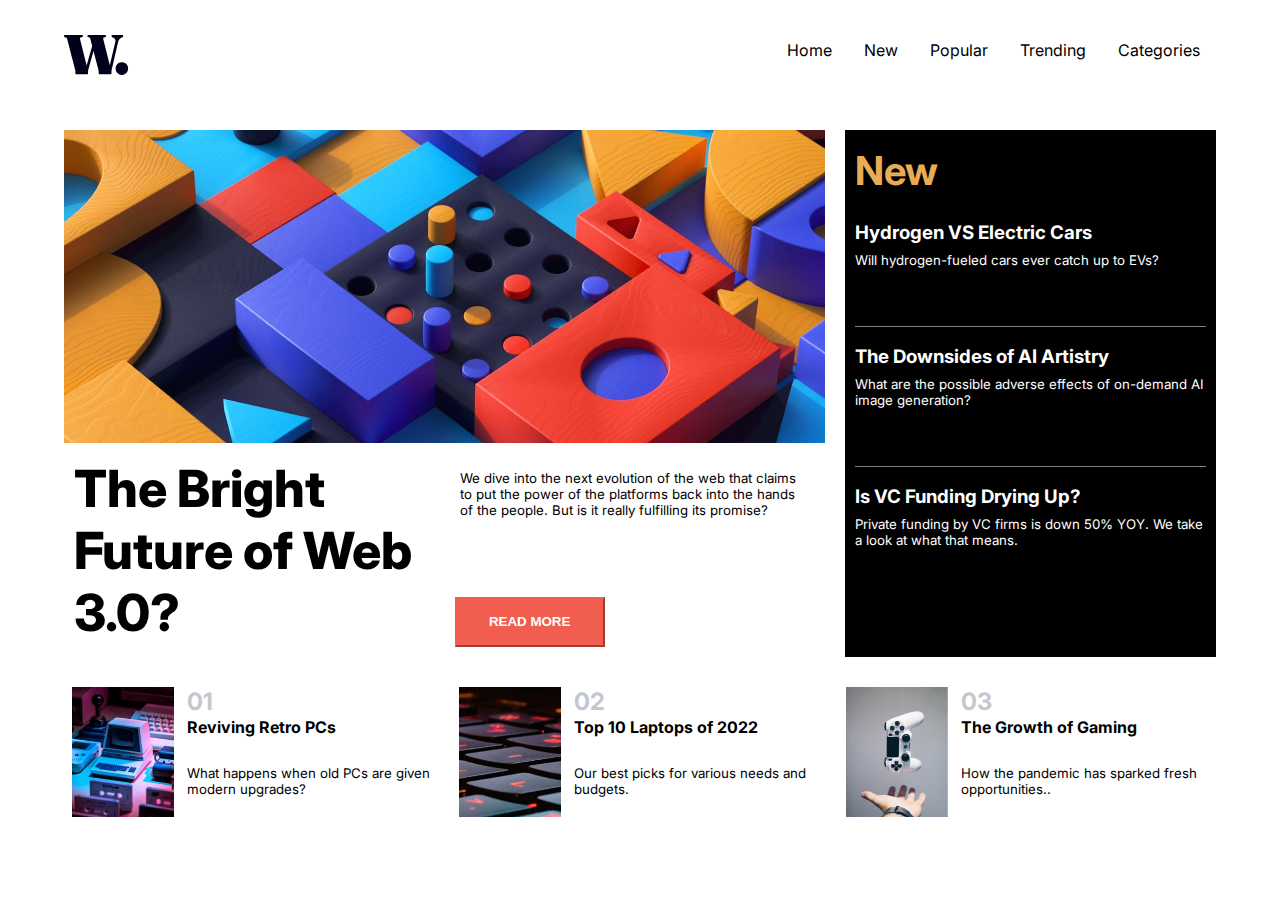
<file: index.html>
<!DOCTYPE html>
<html lang="en">
<head>
    <meta charset="UTF-8">
    <meta http-equiv="X-UA-Compatible" content="IE=edge">
    <meta name="viewport" content="width=device-width, initial-scale=1.0">
    <link rel="stylesheet" href="styles.css">
    <title>Document</title>
</head>
<body>
    <div class="container">
        <header>
            <nav>
                <div class="logo">
                    <img src=".\assets\images\logo.svg" alt="">
                </div>
                <ul>
                    <li><a href="">Home</a></li>
                    <li><a href="">New</a></li>
                    <li><a href="">Popular</a></li>
                    <li><a href="">Trending</a></li>
                    <li><a href="">Categories</a></li>
                </ul>
        </header>
        <main>
            <div class="main-image">
                <img src=".\assets\images\image-web-3-desktop.jpg" alt="generic tech image">
            </div>
            <div class="main-container">
                <div class="title">The Bright Future of Web 3.0?</div>
                <div class="main-text">
                    <h5>We dive into the next evolution of the web that claims to put the power of the platforms back into the hands of the people. 
                But is it really fulfilling its promise?</h5>
                </div>
                <button type="read-more">READ MORE</button>
            </div>
        </main>
        <aside>
            <div class="post">
                <h1>New</h1>
                    <h3>Hydrogen VS Electric Cars</h3>
                        <h5>Will hydrogen-fueled cars ever catch up to EVs?</h5>
                        <h6></h6>
                    <h3>The Downsides of AI Artistry</h3> 
                        <h5>What are the possible adverse effects of on-demand AI image generation?</h5>
                        <h6></h6>
                    <h3>Is VC Funding Drying Up?</h3> 
                        <h5>Private funding by VC firms is down 50% YOY. We take a look at what that means.</h5>
                        <h5></h5>
            </div>
        </aside>

        <footer>
            <div class="foot-cont">
                <img src=".\assets\images\image-retro-pcs.jpg" alt="">
                <h2>01</h2>
                <h4>Reviving Retro PCs</h4>
                <h5>What happens when old PCs are given modern upgrades?</h5>
            </div>
            <div class="foot-cont">
                <img src=".\assets\images\image-top-laptops.jpg" alt="">
                <h2>02</h2>
                <h4>Top 10 Laptops of 2022</h4>
                <h5>Our best picks for various needs and budgets.</h5>
            </div>
            <div class="foot-cont">
                <img src=".\assets\images\image-gaming-growth.jpg" alt="">
                <h2>03</h2>
                <h4>The Growth of Gaming</h4>
                <h5>How the pandemic has sparked fresh opportunities..</h5>
            </div>

        </footer>
    </div>


    
</body>
</html>
</file>
<file: styles.css>
@import url('https://fonts.googleapis.com/css2?family=Inter:wght@400;700;800&display=swap');

/* Base styling */

*{
    margin: 0;
    padding: 0;
    box-sizing: border-box;
}

body{
    font-family: "Inter";
}

ul{
    list-style-type: none;
}

a{
    text-decoration: none;
    /* color: #f9f9f9; */
}

h1{
    /* color: #fffffc; */
    margin: 16px 0;
    font-weight: 700;
    font-size: 40px;
}

h3{
    margin: 8px 0;
    font-weight: 700;
    padding-top: 10px;

}

h5{
    margin: 8px 0;
    font-weight: 400;


}

h6{
    border-bottom: 1px solid gray;
    padding-bottom: 50px;

}

p{
    margin: 16px 0;
    line-height: 1.75;  
    font-weight: 400;
}

img{
    max-width: 100%;
    height: auto;
    margin-top: 10px;
}

/* Navigation */

header{
    line-height: 100px;
}

nav{
    display: flex;
    align-items: center;
    justify-content: space-between;
    /* width: 70%; */
    margin: 0 auto;
    /* background-color: beige; */
}

nav img{
    display: flex;
}

nav ul{
    display: flex;
    flex-shrink: 0;
}

nav ul li{
    display: inline;
    padding: 0 16px;
    /* font-size: 2vw; */
    
}

nav ul a{
    color: black;
}

nav li:hover{
    color: grey;
    cursor: pointer;
    text-shadow: 1px 1px;
}

.container {
    display: grid;
    grid-template-columns: repeat(3,1fr);
    grid-template-rows: 100px auto 100px;
    height: auto;
    width: 90%;
    margin: 0 auto;
    column-gap: 20px;
    row-gap: 20px;
}

header{
    /* background-color: teal; */
    grid-column-start: span 3;

}

main{
    /* background-color: tomato; */
    grid-column-start: span 2;
}

.main-container{
    display: grid;
    grid-template-columns: repeat(2,1fr);
    grid-template-rows: repeat(2, 1fr);
    grid-template-rows: 150px 50px;
    padding-bottom: 10px;
}

.title{
    /* grid-column-start: span 1; */
    font-size: 4vw;
    font-weight: 800;
    padding: 10px;
    grid-row-start: span 2;
    /* display:inline; */

}

.main-text{
    /* grid-column-start: span 1; */
    padding: 15px;
}

button{
    padding: 10px;
    margin-left: 10px;
    background-color: hsl(5, 85%, 63%);
    color: white;
    font-weight: 700;
    width: 150px;
    border-color: hsl(5, 85%, 63%);

}

button:hover{
    background-color: grey;
    border-color: grey;
    cursor: pointer;
}


aside{
    background-color: black;
    grid-column-start: span 1;
    padding-left: 10px;
    padding-right: 10px;
    margin-top: 10px;
    color: white;
    padding-bottom: 30px;
}

aside h1{
    color: hsl(35, 77%, 62%);
    
}

aside h3:hover{
    color: grey;
    cursor: pointer;
}

footer{
    display: grid;
    grid-template-columns: repeat(3,1fr);
    grid-template-rows: repeat(2,1fr);
    grid-template-rows: 15vw;
    /* background-color: brown; */
    grid-column-start: span 3;
    height: auto;
    column-gap: 9px;
}

.foot-cont{
    display: grid;
    grid-template-columns: repeat(2,1fr);
    grid-template-rows: repeat(3, 1fr);
    grid-template-rows: 30px 40px 50px;
    grid-template-columns: 30% 70%;

    /* padding: 20px;
    margin: 10px; */
}

.foot-cont img{
    grid-row-start: span 3;
    height: 130px;
    padding-left: 8px;
    
}

.foot-cont h2{
    padding: 10px;
    color: hsl(233, 8%, 79%);
    /* margin-bottom: 10px; */
}

.foot-cont h4{
    padding: 10px;
}

.foot-cont h4:hover{
    color: grey;
    text-shadow: 1px 1px;
    cursor: pointer;
}

.foot-cont h5{
    padding: 10px;
}

@media (max-width:850px){
    .container {
        grid-template-columns: 1fr;
        grid-template-rows: 100px auto auto 100px
    }
    .foot-cont, .main-container{
        grid-template-columns: 1fr;
        grid-template-rows: auto;
    }
    header,aside,main,footer{
        grid-column-start: span 1;
    }
    nav{
        font-size: 2vw;
    }

   
}
</file>
